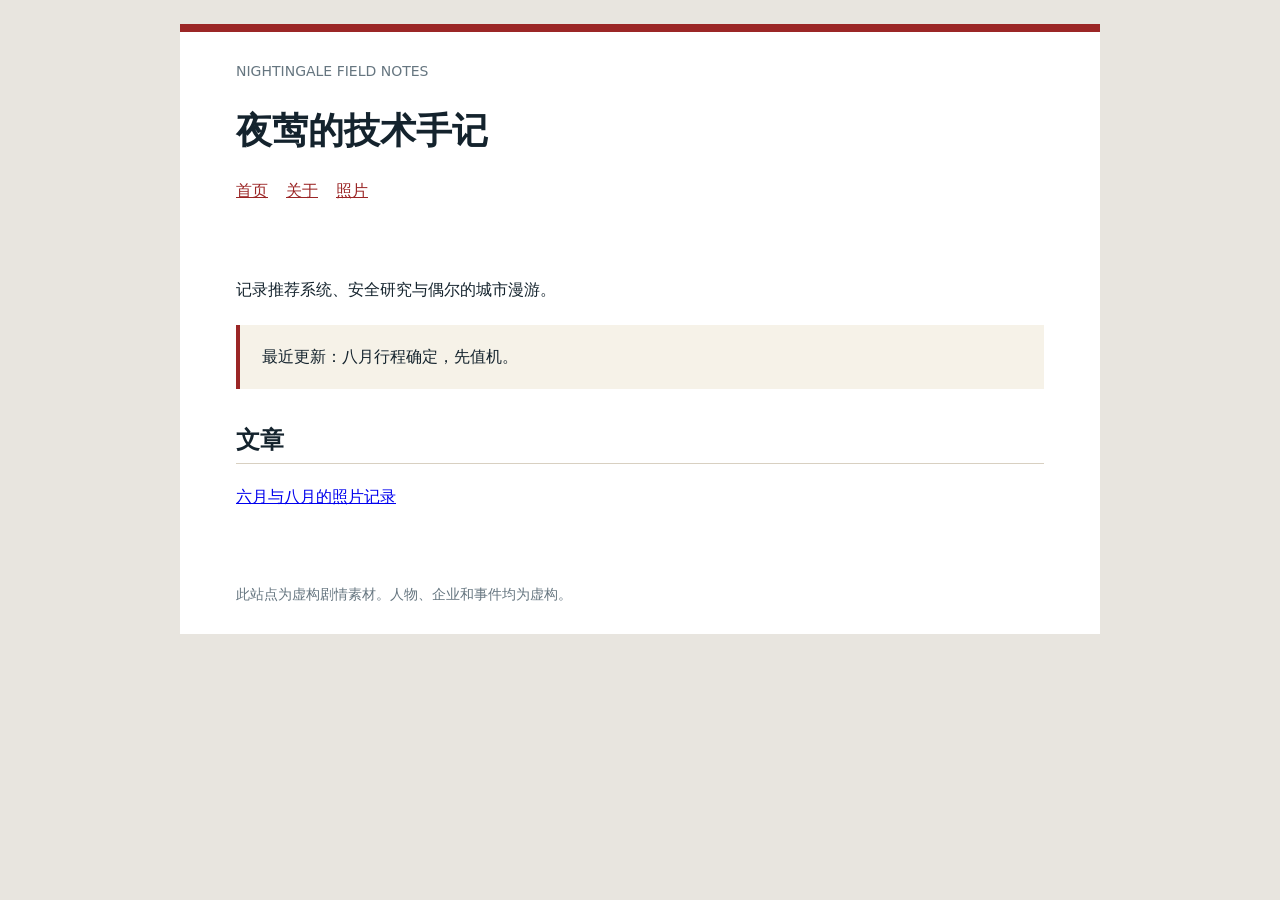
<file: index.html>
<!doctype html><html lang='zh-CN'><head><meta charset='utf-8'><meta name='viewport' content='width=device-width,initial-scale=1'><title>夜莺的技术手记</title><link rel='stylesheet' href='assets/style.css'></head><body><header><div class='meta'>NIGHTINGALE FIELD NOTES</div><h1>夜莺的技术手记</h1><nav><a href='index.html'>首页</a><a href='about.html'>关于</a><a href='photos.html'>照片</a></nav></header><main><p>记录推荐系统、安全研究与偶尔的城市漫游。</p><div class='card'>最近更新：八月行程确定，先值机。</div><h2>文章</h2><p><a href='photos.html'>六月与八月的照片记录</a></p></main><footer>此站点为虚构剧情素材。人物、企业和事件均为虚构。</footer></body></html>
</file>
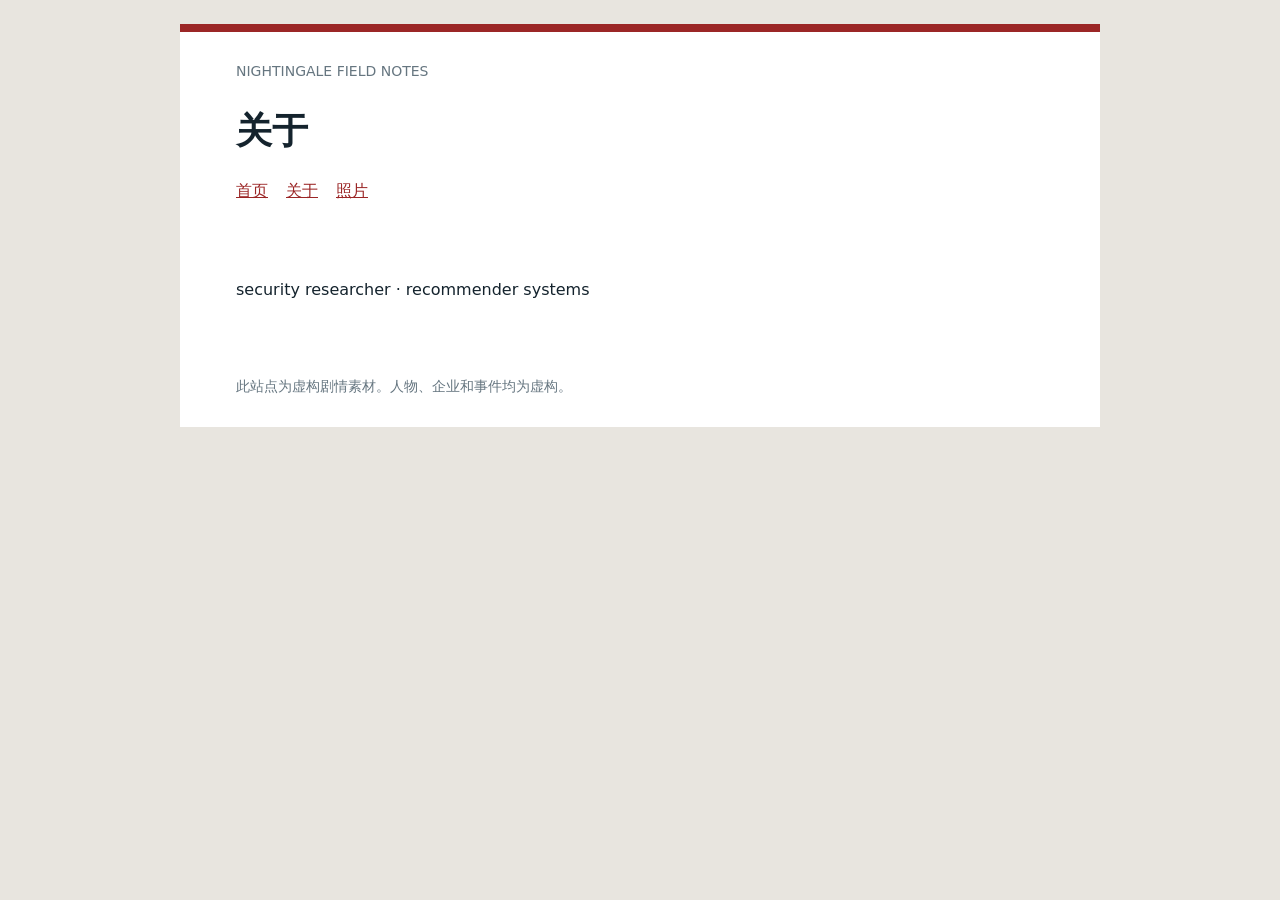
<file: about.html>
<!doctype html><html lang='zh-CN'><head><meta charset='utf-8'><meta name='viewport' content='width=device-width,initial-scale=1'><title>关于</title><link rel='stylesheet' href='assets/style.css'></head><body><header><div class='meta'>NIGHTINGALE FIELD NOTES</div><h1>关于</h1><nav><a href='index.html'>首页</a><a href='about.html'>关于</a><a href='photos.html'>照片</a></nav></header><main><p>security researcher · recommender systems</p></main><footer>此站点为虚构剧情素材。人物、企业和事件均为虚构。</footer></body></html>
</file>
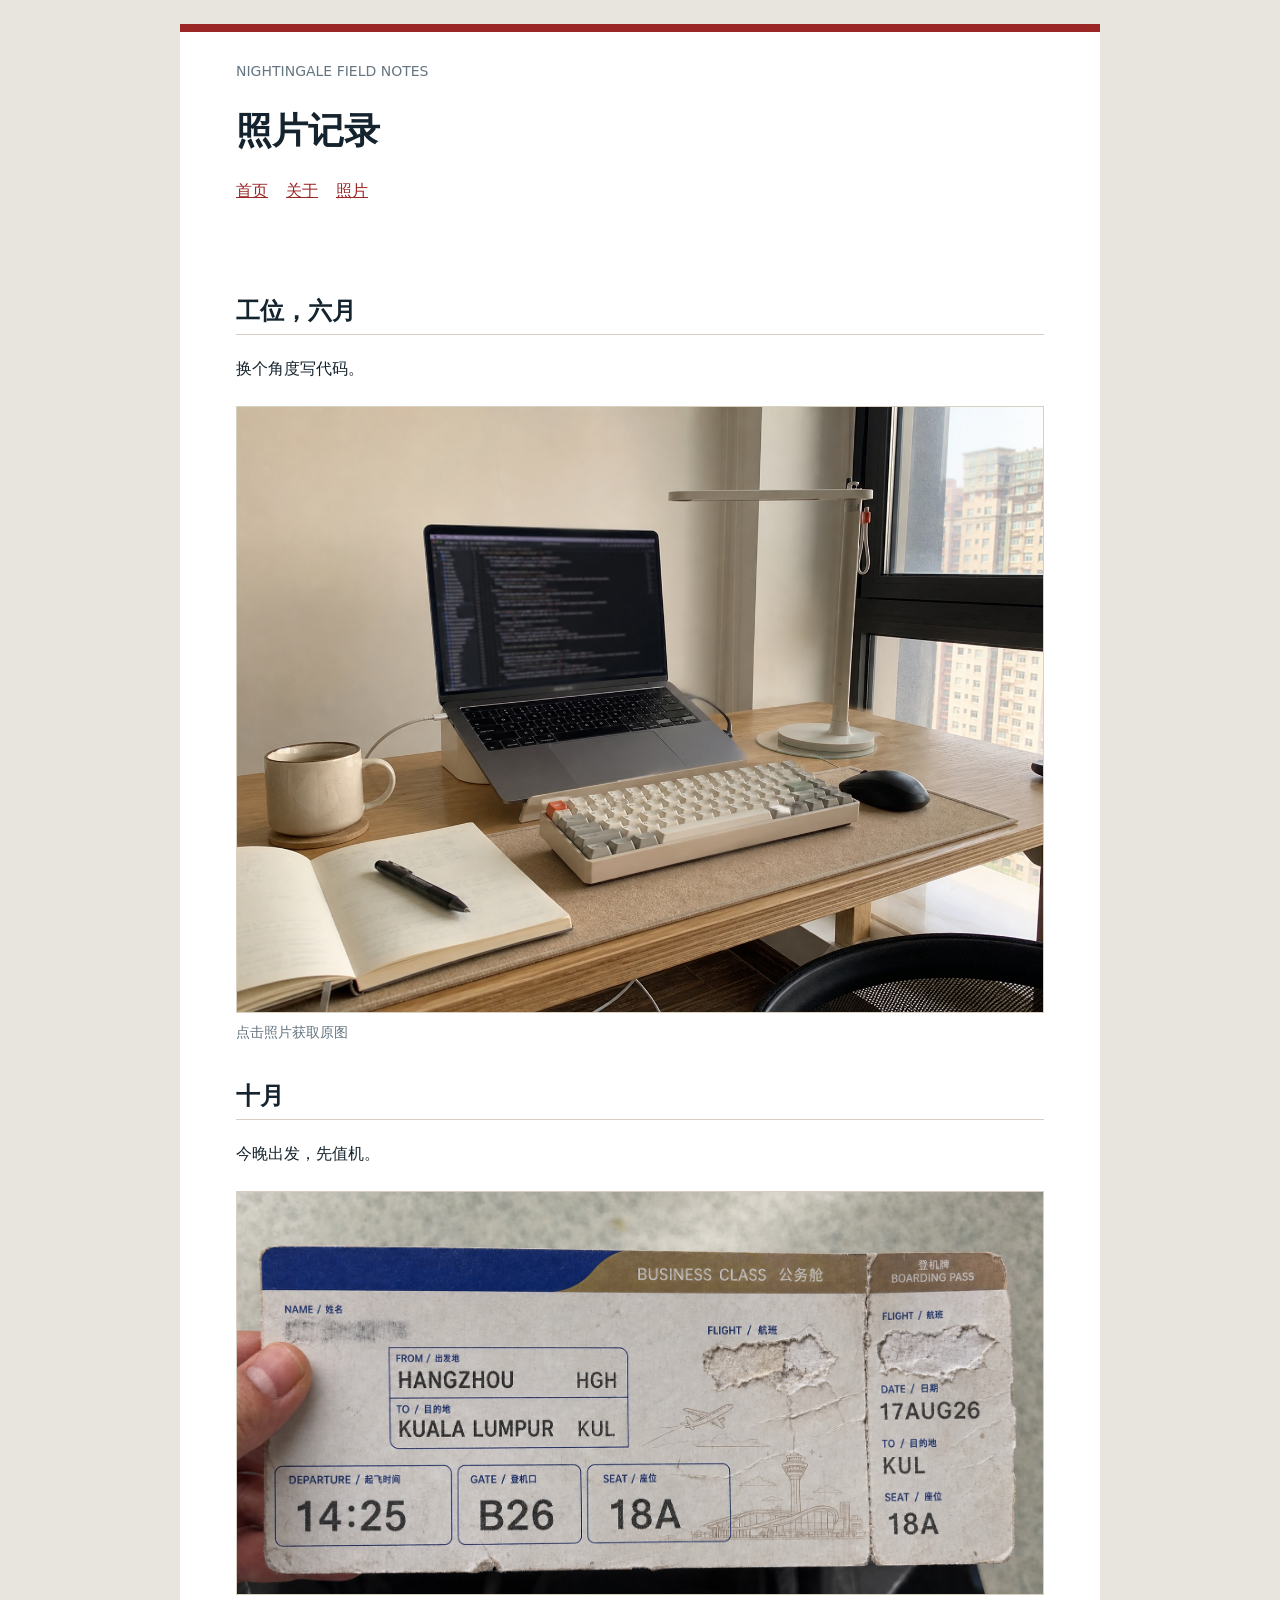
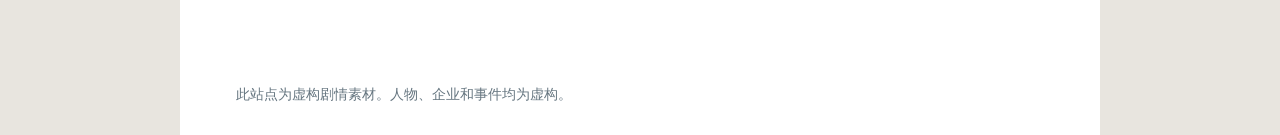
<file: photos.html>
<!doctype html><html lang='zh-CN'><head><meta charset='utf-8'><meta name='viewport' content='width=device-width,initial-scale=1'><title>照片记录</title><link rel='stylesheet' href='assets/style.css'></head><body><header><div class='meta'>NIGHTINGALE FIELD NOTES</div><h1>照片记录</h1><nav><a href='index.html'>首页</a><a href='about.html'>关于</a><a href='photos.html'>照片</a></nav></header><main><h2>工位，六月</h2><p>换个角度写代码。</p><figure><a href='assets/images/workstation-original.jpg'><img src='assets/images/workstation-original.jpg' alt='工位照片'></a><figcaption>点击照片获取原图</figcaption></figure><h2>十月</h2><p>今晚出发，先值机。</p><figure><img src='assets/images/boarding.png' alt='登机牌残片'></figure></main><footer>此站点为虚构剧情素材。人物、企业和事件均为虚构。</footer></body></html>
</file>
<file: assets/style.css>
:root{--ink:#14232d;--muted:#667680;--accent:#9b2626;--paper:#f6f2e8;--line:#d8d0c1}
*{box-sizing:border-box}body{margin:0;background:#e8e5df;color:var(--ink);font-family:system-ui,-apple-system,"Microsoft YaHei",sans-serif;line-height:1.7}
header,main,footer{max-width:920px;margin:auto;background:#fff;padding:28px 56px}header{margin-top:24px;border-top:8px solid var(--accent)}nav a{margin-right:18px;color:var(--accent)}h1,h2{line-height:1.25}h1{font-size:36px}h2{margin-top:36px;border-bottom:1px solid var(--line);padding-bottom:8px}figure{margin:24px 0}img{max-width:100%;border:1px solid var(--line)}figcaption,.meta,footer{color:var(--muted);font-size:14px}.card{background:var(--paper);border-left:4px solid var(--accent);padding:18px 22px;margin:22px 0}.gone{font-size:64px;color:var(--accent);font-weight:700}.post{border-bottom:1px solid var(--line);padding:18px 0}.handle{font-weight:700}.time{color:var(--muted);font-size:13px}code{background:#eee;padding:2px 5px}
</file>
